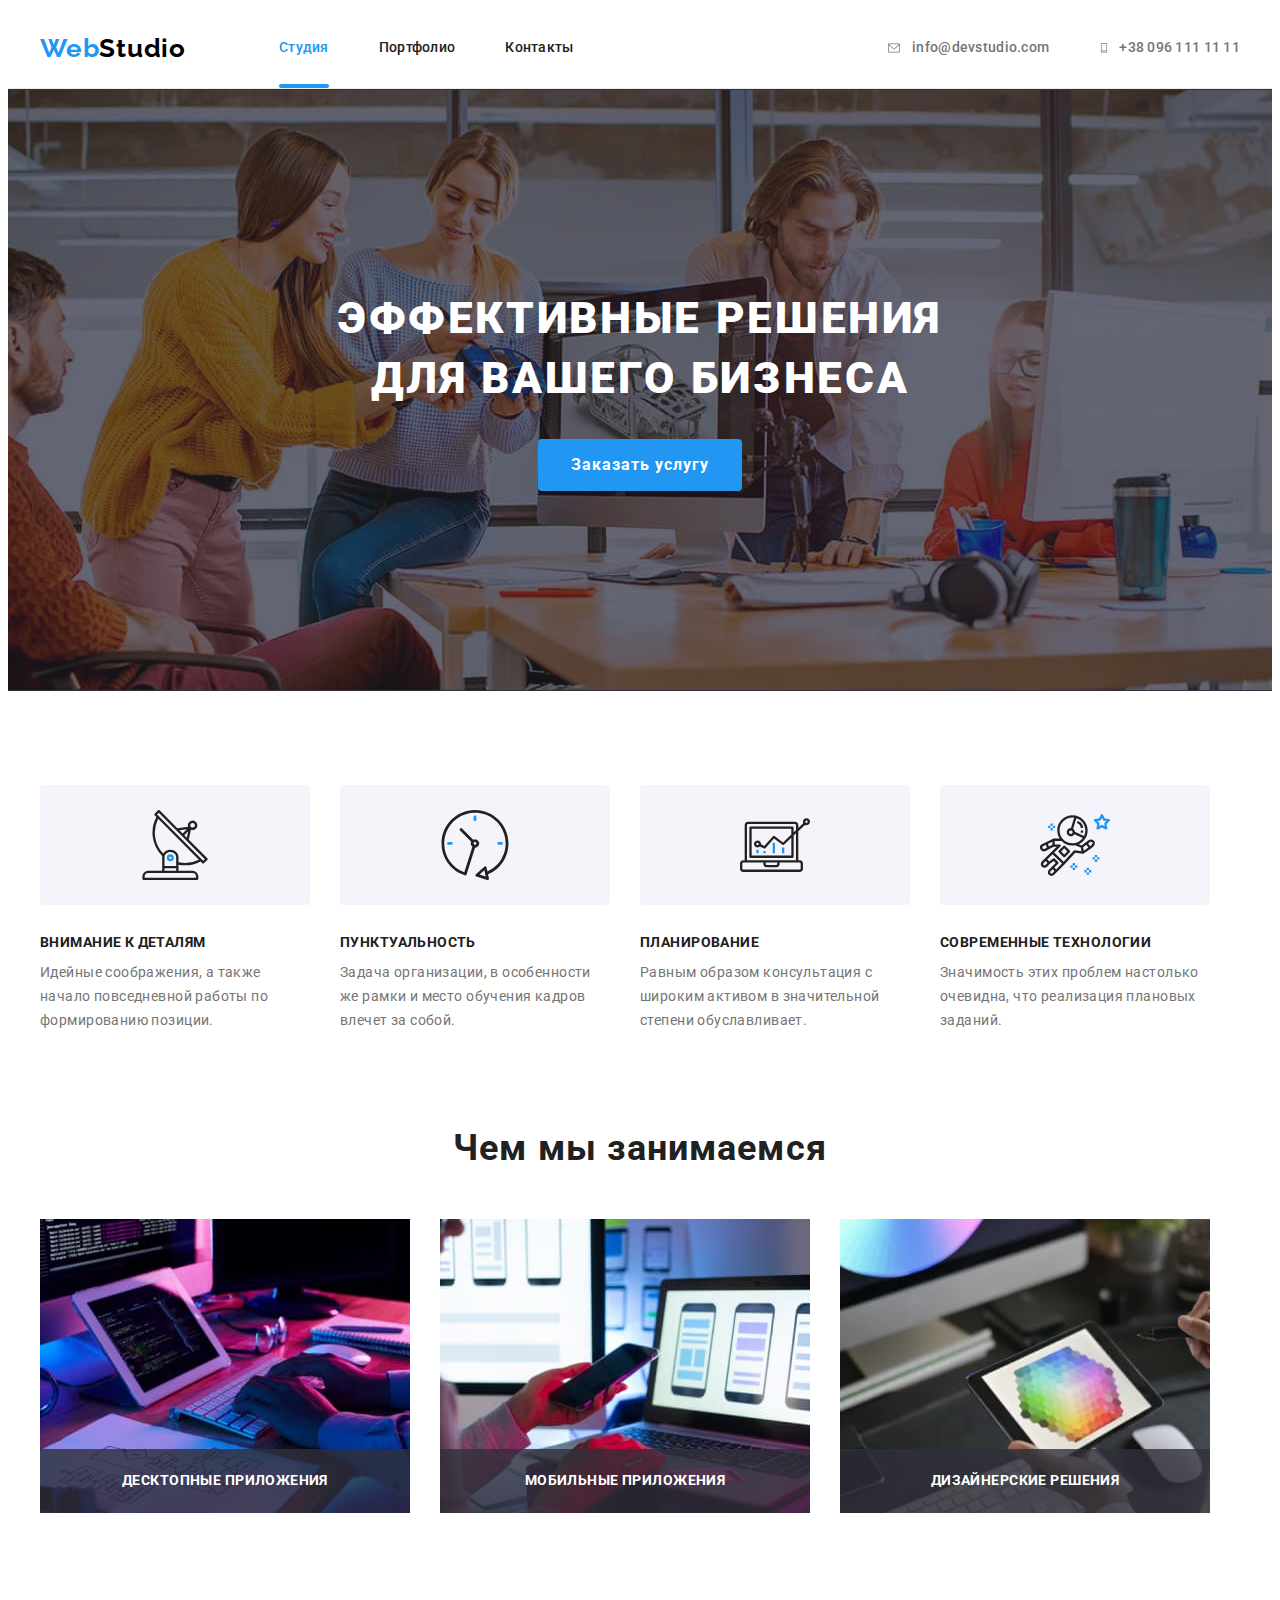
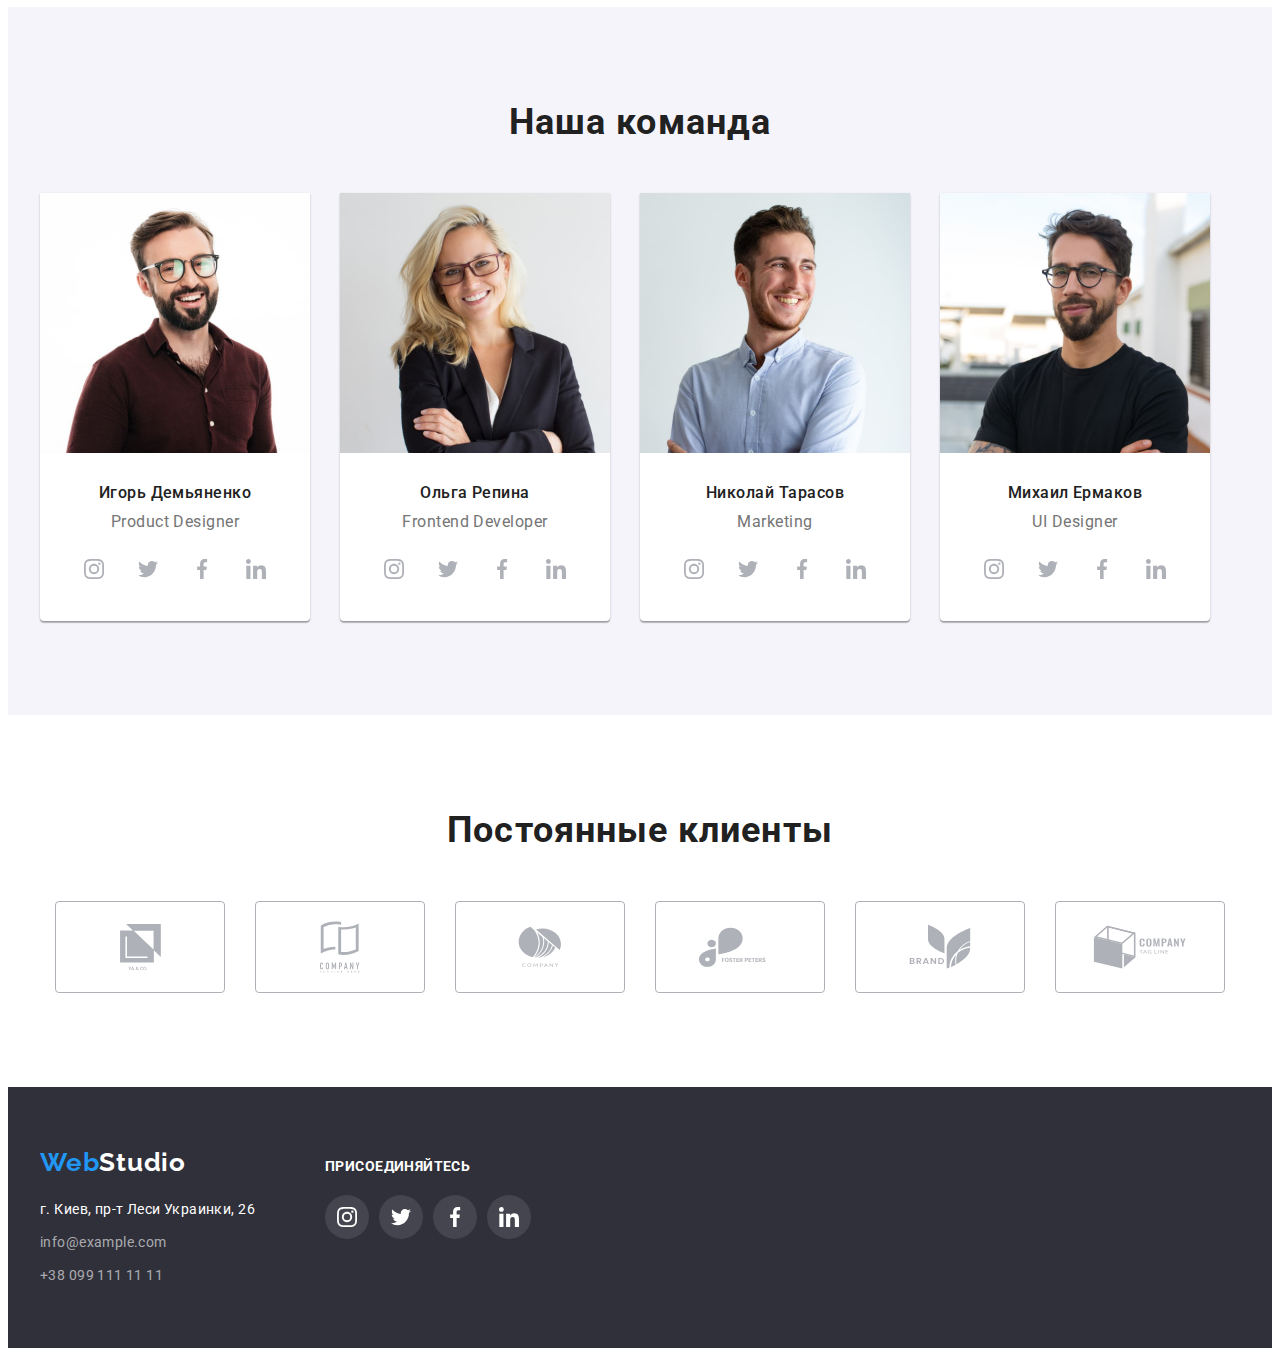
<file: index.html>
<!DOCTYPE html>
<html lang="ru">

<head>
    <meta charset="UTF-8">
    <meta http-equiv="X-UA-Compatible" content="IE=edge">
    <meta name="viewport" content="width=device-width, initial-scale=1.0">
    <title>Главная</title>
    <link rel="preconnect" href="https://fonts.googleapis.com">
    <link rel="preconnect" href="https://fonts.gstatic.com" crossorigin>
    <link href="https://fonts.googleapis.com/css2?family=Raleway:wght@700&family=Roboto:wght@400;500;700;900&display=swap"
        rel="stylesheet">
    <link rel="stylesheet" href="https://cdnjs.cloudflare.com/ajax/libs/modern-normalize/1.1.0/modern-normalize.min.css"
        integrity="sha512-wpPYUAdjBVSE4KJnH1VR1HeZfpl1ub8YT/NKx4PuQ5NmX2tKuGu6U/JRp5y+Y8XG2tV+wKQpNHVUX03MfMFn9Q=="
        crossorigin="anonymous"
        referrerpolicy="no-referrer" />
    <link rel="stylesheet" href="./css/styles.css">
</head>
<body>
    <header class="header">
        <div class="container">
        <nav class="header-navigation">
            <a href="" class="logo link"><span class="accent">Web</span>Studio</a>
            <ul class="header-first-list list">
                <li class="header-item"><a href="index.html" class="header-link current present link">Студия</a></li>
                <li class="header-item"><a href="portfolio.html" class="header-link link">Портфолио</a></li>
                <li class="header-item"><a href="" class="header-link link">Контакты</a></li>
            </ul>
        </nav>
        <ul class="header-second-list list">
            <li class="header-second-item"><a href="mailto:info@devstudio.com" class="header-mail link"><svg class="header-mail-icon" width="16" height="12">
                <use href="./images/icons.svg#icon-envelope"></use>
            </svg>info@devstudio.com</a></li>
            <li class="header-second-item"><a href="tel:+380961111111" class="header-tel link"><svg class="header-tel-icon" width="10" height="16">
                <use href="./images/icons.svg#icon-smartphone"></use>
            </svg>+38 096 111 11 11</a></li>
        </ul>
        </div>
    </header>

    <main>
        <section class="hero">
            <div class="container">
            <h1 class="hero-title">Эффективные решения для вашего бизнеса</h1>
            <button type="button" class="hero-btn" data-modal-open >Заказать услугу</button>
            </div>
        </section>

        <section class="about section">
            <div class="container">
            <h2 class="visually-hidden">Особенности работы студии</h2>
            <ul class="about-list list">
                <li class="about-item">
                    <div class="about-box">
                            <svg class="about-icon" width="70" height="70">
                                <use href="./images/icons.svg#icon-antenna"></use>
                            </svg>
                    </div>
                    <h3 class="about-top-text">Внимание к деталям</h3>
                    <p class="about-text">Идейные соображения, а также начало повседневной работы по формированию позиции.</p>
                </li>
                <li class="about-item">
                    <div class="about-box">
                            <svg class="about-icon" width="70" height="70">
                                <use href="./images/icons.svg#icon-clock"></use>
                            </svg>
                    </div>
                    <h3 class="about-top-text">Пунктуальность</h3>
                    <p class="about-text">Задача организации, в особенности же рамки и место обучения кадров влечет за собой.</p>
                </li>
                <li class="about-item">
                    <div class="about-box">
                            <svg class="about-icon" width="70" height="70">
                                <use href="./images/icons.svg#icon-diagram"></use>
                            </svg>
                    </div>
                    <h3 class="about-top-text">Планирование</h3>
                    <p class="about-text">Равным образом консультация с широким активом в значительной степени обуславливает.</p>
                </li>
                <li class="about-item">
                    <div class="about-box">
                            <svg class="about-icon" width="70" height="70">
                                <use href="./images/icons.svg#icon-astronaut"></use>
                            </svg>
                    </div>
                    <h3 class="about-top-text">Современные технологии</h3>
                    <p class="about-text">Значимость этих проблем настолько очевидна, что реализация плановых заданий.</p>
                </li>
            </ul>
            </div>
        </section>

        <section class="work section">
            <div class="container">
            <h2 class="section-title">Чем мы занимаемся</h2>
            <ul class="work-list list">
                <li class="work-item">
                    <div class="work-top-wrap">
                    <img src="./images/img-1.jpg" alt="набор кода на планшете" width="370" height="294">
                    <h3 class="work-top-title">Десктопные приложения</h3>
                    </div>
                </li>
                <li class="work-item">
                    <div class="work-top-wrap">
                    <img src="./images/img-2.jpg" alt="схемы на телефоне и ноуте" width="370" height="294">
                    <h3 class="work-top-title">Мобильные приложения</h3>
                    </div>
                </li>
                <li class="work-item">
                    <div class="work-top-wrap">
                    <img src="./images/img-3.jpg" alt="спектор цветов на планшете" width="370" height="294">
                    <h3 class="work-top-title">Дизайнерские решения</h3>
                    </div>
                </li>
            </ul>
            </div>
        </section>

        <section class="team section">
            <div class="container">
            <h2 class="section-title">Наша команда</h2>
            <ul class="team-list list">
                <li class="team-item">
                    <img src="./images/img-4.jpg" alt="Игорь Демьяненко" width="270" height="260" class="team-img">
                    <div class="team-box">
                    <h3 class="team-bottom-title">Игорь Демьяненко</h3>
                    <p lang="en" class="team-text">Product Designer</p>
                    <ul class="team-soc-list list">
                        <li class="team-soc-item"><a href="" class="team-soc-link">
                                <svg class="team-soc-icon" width="20" height="20">
                                    <use href="./images/icons.svg#icon-instagram"></use>
                                </svg>
                            </a></li>
                        <li class="team-soc-item"><a href="" class="team-soc-link">
                                <svg class="team-soc-icon" width="20" height="20">
                                    <use href="./images/icons.svg#icon-twitter"></use>
                                </svg>
                            </a></li>
                        <li class="team-soc-item"><a href="" class="team-soc-link">
                                <svg class="team-soc-icon" width="20" height="20">
                                    <use href="./images/icons.svg#icon-facebook"></use>
                                </svg>
                            </a></li>
                        <li class="team-soc-item"><a href="" class="team-soc-link">
                                <svg class="team-soc-icon" width="20" height="20">
                                    <use href="./images/icons.svg#icon-linkedin"></use>
                                </svg>
                            </a></li>
                    </ul>
                    </div>
                </li>
                <li class="team-item">
                    <img src="./images/img-5.jpg" alt="Ольга Репина" width="270" height="260" class="team-img">
                    <div class="team-box">
                    <h3 class="team-bottom-title">Ольга Репина</h3>
                    <p lang="en" class="team-text">Frontend Developer</p>
                    <ul class="team-soc-list list">
                        <li class="team-soc-item"><a href="" class="team-soc-link">
                                <svg class="team-soc-icon" width="20" height="20">
                                    <use href="./images/icons.svg#icon-instagram"></use>
                                </svg>
                            </a></li>
                        <li class="team-soc-item"><a href="" class="team-soc-link">
                                <svg class="team-soc-icon" width="20" height="20">
                                    <use href="./images/icons.svg#icon-twitter"></use>
                                </svg>
                            </a></li>
                        <li class="team-soc-item"><a href="" class="team-soc-link">
                                <svg class="team-soc-icon" width="20" height="20">
                                    <use href="./images/icons.svg#icon-facebook"></use>
                                </svg>
                            </a></li>
                        <li class="team-soc-item"><a href="" class="team-soc-link">
                                <svg class="team-soc-icon" width="20" height="20">
                                    <use href="./images/icons.svg#icon-linkedin"></use>
                                </svg>
                            </a></li>
                    </ul>
                    </div>
                </li>
                <li class="team-item">
                    <img src="./images/img-6.jpg" alt="Николай Тарасов" width="270" height="260" class="team-img">
                    <div class="team-box">
                    <h3 class="team-bottom-title">Николай Тарасов</h3>
                    <p lang="en" class="team-text">Marketing</p>
                    <ul class="team-soc-list list">
                        <li class="team-soc-item"><a href="" class="team-soc-link">
                                <svg class="team-soc-icon" width="20" height="20">
                                    <use href="./images/icons.svg#icon-instagram"></use>
                                </svg>
                            </a></li>
                        <li class="team-soc-item"><a href="" class="team-soc-link">
                                <svg class="team-soc-icon" width="20" height="20">
                                    <use href="./images/icons.svg#icon-twitter"></use>
                                </svg>
                            </a></li>
                        <li class="team-soc-item"><a href="" class="team-soc-link">
                                <svg class="team-soc-icon" width="20" height="20">
                                    <use href="./images/icons.svg#icon-facebook"></use>
                                </svg>
                            </a></li>
                        <li class="team-soc-item"><a href="" class="team-soc-link">
                                <svg class="team-soc-icon" width="20" height="20">
                                    <use href="./images/icons.svg#icon-linkedin"></use>
                                </svg>
                            </a></li>
                    </ul>
                    </div>
                </li>
                <li class="team-item">
                    <img src="./images/img-7.jpg" alt="Михаил Ермаков" width="270" height="260" class="team-img">
                    <div class="team-box">
                    <h3 class="team-bottom-title">Михаил Ермаков</h3>
                    <p lang="en" class="team-text">UI Designer</p>
                    <ul class="team-soc-list list">
                        <li class="team-soc-item"><a href="" class="team-soc-link">
                            <svg class="team-soc-icon" width="20" height="20">
                                <use href="./images/icons.svg#icon-instagram"></use>
                            </svg>
                        </a></li>
                        <li class="team-soc-item"><a href="" class="team-soc-link">
                            <svg class="team-soc-icon" width="20" height="20">
                                <use href="./images/icons.svg#icon-twitter"></use>
                            </svg>
                        </a></li>
                        <li class="team-soc-item"><a href="" class="team-soc-link">
                            <svg class="team-soc-icon" width="20" height="20">
                                <use href="./images/icons.svg#icon-facebook"></use>
                            </svg>
                        </a></li>
                        <li class="team-soc-item"><a href="" class="team-soc-link">
                            <svg class="team-soc-icon" width="20" height="20">
                                <use href="./images/icons.svg#icon-linkedin"></use>
                            </svg>
                        </a></li>
                    </ul>
                    </div>
                </li>
            </ul>
            </div>
        </section>

        <section class="clients section">
            <div class="container">
                <h2 class="section-title">Постоянные клиенты</h2>
                <ul class="clients-list list">
                    <li class="clients-item"><a href="" class="clients-link">
                        <svg class="clients-icon" width="41" height="46.7">
                            <use href="./images/icons.svg#icon-client-1"></use>
                        </svg>
                    </a></li>
                    <li class="clients-item"><a href="" class="clients-link">
                            <svg class="clients-icon" width="40" height="52">
                                <use href="./images/icons.svg#icon-client-2"></use>
                            </svg>
                    </a></li>
                    <li class="clients-item"><a href="" class="clients-link">
                            <svg class="clients-icon" width="43.46" height="41.18">
                                <use href="./images/icons.svg#icon-client-3"></use>
                            </svg>
                    </a></li>
                    <li class="clients-item"><a href="" class="clients-link">
                            <svg class="clients-icon" width="84.44" height="40.62">
                                <use href="./images/icons.svg#icon-client-4"></use>
                            </svg>
                    </a></li>
                    <li class="clients-item"><a href="" class="clients-link">
                            <svg class="clients-icon" width="62.54" height="45.43">
                                <use href="./images/icons.svg#icon-client-5"></use>
                            </svg>
                    </a></li>
                    <li class="clients-item"><a href="" class="clients-link">
                            <svg class="clients-icon" width="93.79" height="43.93">
                                <use href="./images/icons.svg#icon-client-6"></use>
                            </svg>
                    </a></li>
                </ul>
            </div>
        </section>
    </main>
    
    <footer class="footer">
        <div class="container">
            <div class="footer-contacts">
        <a href="" class="logo link"><span class="accent">Web</span>Studio</a>
        <address>
            <ul class="footer-list list">
                <li class="footer-item"><a href="https://goo.gl/maps/D3uRbkzvZpGUqhTm6" class="footer-address link"target="_blank" rel="noopener noreferrer">г. Киев,
                        пр-т Леси Украинки, 26</a></li>
                <li class="footer-item"><a href="mailto:info@example.com" class="footer-mail link">info@example.com</a></li>
                <li class="footer-item"><a href="tel:+380991111111" class="footer-tel link">+38 099 111 11 11</a></li>
            </ul>
        </address>
        </div>
        <div class="footer-soc-content">
            <h3 class="footer-title">присоединяйтесь</h3>
            <ul class="footer-soc-list list">
                <li class="footer-soc-item"><a href="" class="footer-soc-link">
                <svg class="footer-soc-icon" width="20" height="20">
                    <use href="./images/icons.svg#icon-instagram"></use>
                </svg>
                </a></li>
                <li class="footer-soc-item"><a href="" class="footer-soc-link">
                    <svg class="footer-soc-icon" width="20" height="20">
                        <use href="./images/icons.svg#icon-twitter"></use>
                    </svg>
                </a></li>
                <li class="footer-soc-item"><a href="" class="footer-soc-link">
                    <svg class="footer-soc-icon" width="20" height="20">
                        <use href="./images/icons.svg#icon-facebook"></use>
                    </svg>
                </a></li>
                <li class="footer-soc-item"><a href="" class="footer-soc-link">
                    <svg class="footer-soc-icon" width="20" height="20">
                        <use href="./images/icons.svg#icon-linkedin"></use>
                    </svg>
                </a></li>
            </ul>
        </div>
        </div>
    </footer>

    <div class="backdrop is-hidden" data-modal>
        <div class="modal">
            <button type="button"  class="modal-btn" data-modal-close>
                <svg class="modal-icon" width="18" height="18">
                    <use href="./images/icons.svg#icon-cross"></use>
                </svg>
            </button>
        </div>
    </div>

    <script src="./js/modal.js"></script>
</body>

</html>
</file>
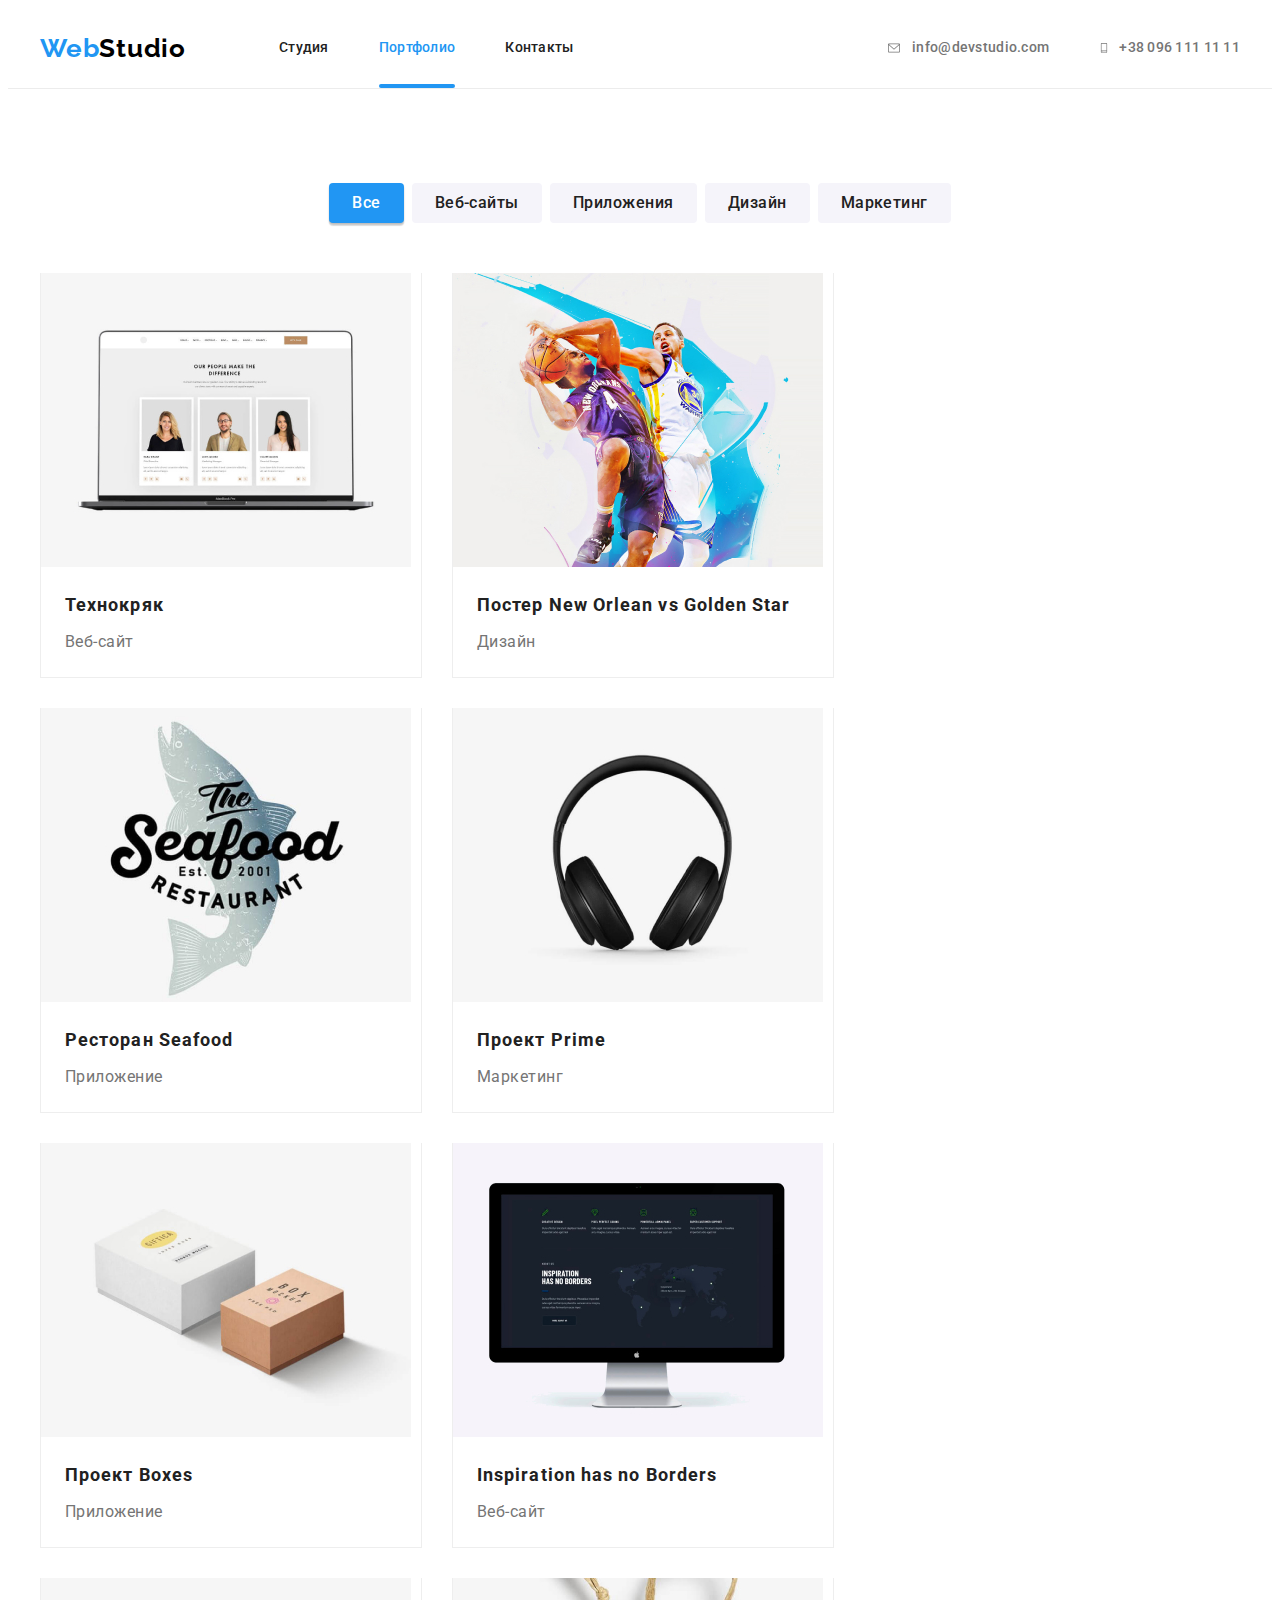
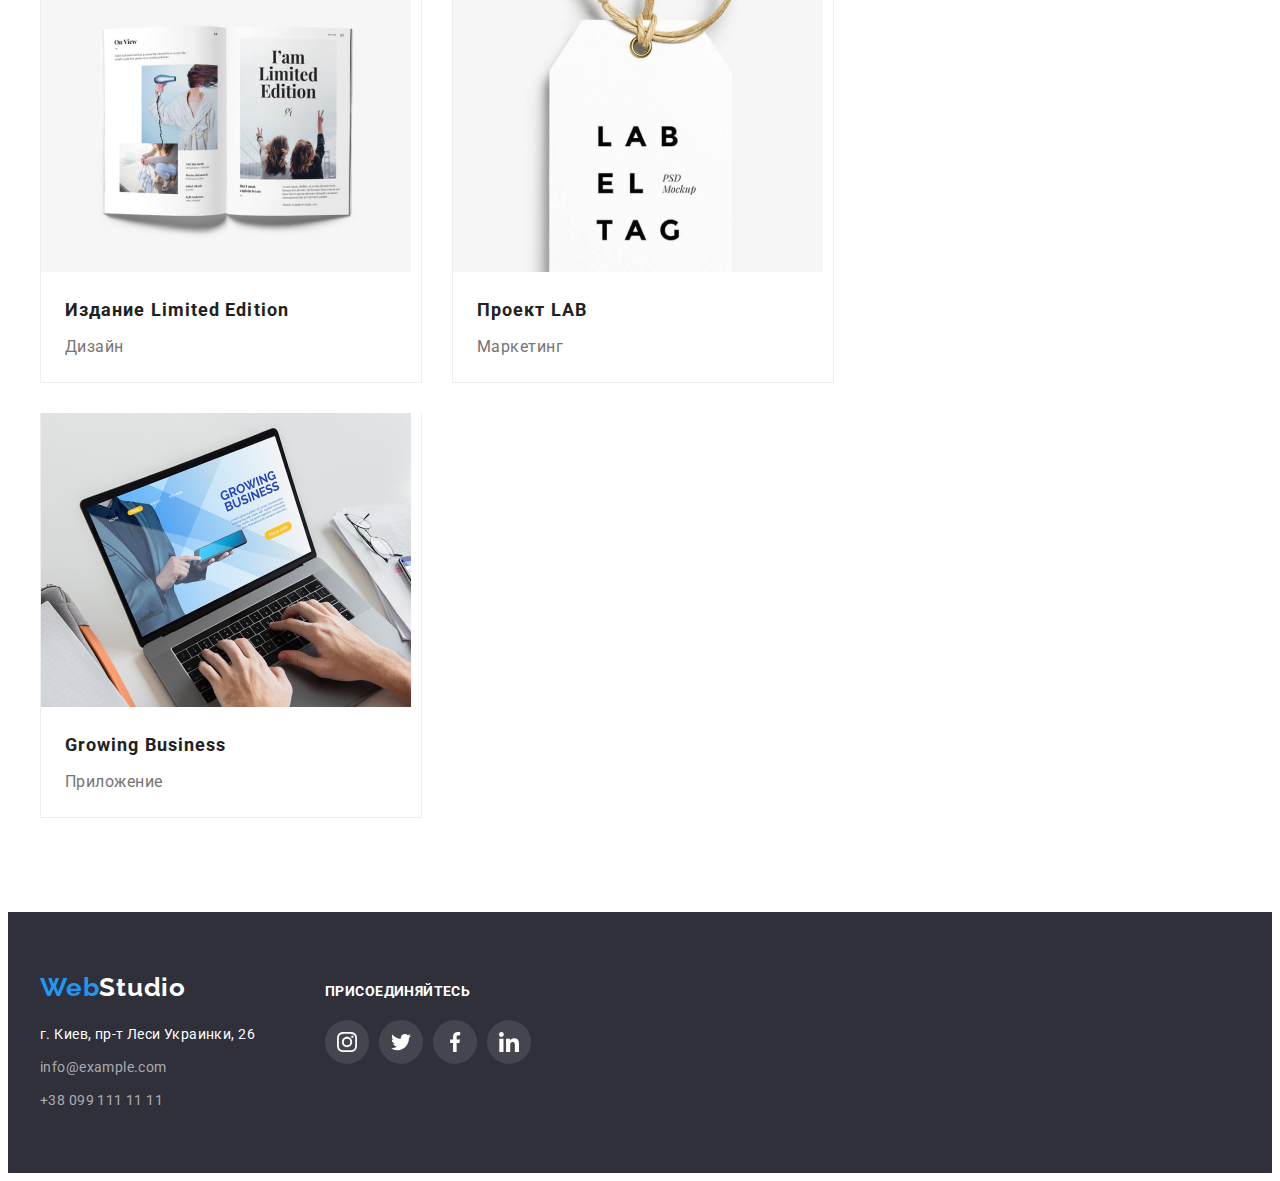
<file: portfolio.html>
<!DOCTYPE html>
<html lang="ru">
<head>
    <meta charset="UTF-8">
    <meta http-equiv="X-UA-Compatible" content="IE=edge">
    <meta name="viewport" content="width=device-width, initial-scale=1.0">
    <title>Портфолио</title>
    <link rel="preconnect" href="https://fonts.googleapis.com">
    <link rel="preconnect" href="https://fonts.gstatic.com" crossorigin>
    <link href="https://fonts.googleapis.com/css2?family=Raleway:wght@700&family=Roboto:wght@400;500;700;900&display=swap"
        rel="stylesheet">
    <link rel="stylesheet" href="https://cdnjs.cloudflare.com/ajax/libs/modern-normalize/1.1.0/modern-normalize.min.css"
        integrity="sha512-wpPYUAdjBVSE4KJnH1VR1HeZfpl1ub8YT/NKx4PuQ5NmX2tKuGu6U/JRp5y+Y8XG2tV+wKQpNHVUX03MfMFn9Q=="
        crossorigin="anonymous" 
        referrerpolicy="no-referrer" />
    <link rel="stylesheet" href="./css/styles.css">
</head>
<body>
    <header class="header">
        <div class="container">
            <nav class="header-navigation">
                <a href="" class="logo link"><span class="accent">Web</span>Studio</a>
                <ul class="header-first-list list">
                    <li class="header-item"><a href="index.html" class="header-link link">Студия</a></li>
                    <li class="header-item"><a href="portfolio.html" class="header-link current present link">Портфолио</a></li>
                    <li class="header-item"><a href="" class="header-link link">Контакты</a></li>
                </ul>
            </nav>
            <ul class="header-second-list list">
                <li class="header-second-item"><a href="mailto:info@devstudio.com" class="header-mail link"><svg
                            class="header-mail-icon" width="16" height="12">
                            <use href="./images/icons.svg#icon-envelope"></use>
                        </svg>info@devstudio.com</a></li>
                <li class="header-second-item"><a href="tel:+380961111111" class="header-tel link"><svg
                            class="header-tel-icon" width="10" height="16">
                            <use href="./images/icons.svg#icon-smartphone"></use>
                        </svg>+38 096 111 11 11</a></li>
            </ul>
        </div>
    </header>

    <main>
        <section class="portfolio section">
            <div class="container">
            <h1 class="visually-hidden">Портфолио</h1>

            <ul class="portfolio-first-list list">
                <li class="portfolio-first-item"><button type="button" class="portfolio-btn current">Все</button></li>
                <li class="portfolio-first-item"><button type="button" class="portfolio-btn">Веб-сайты</button></li>
                <li class="portfolio-first-item"><button type="button" class="portfolio-btn">Приложения</button></li>
                <li class="portfolio-first-item"><button type="button" class="portfolio-btn">Дизайн</button></li>
                <li class="portfolio-first-item"><button type="button" class="portfolio-btn">Маркетинг</button></li>
            </ul>

            <ul class="portfolio-second-list list">
                <li class="portfolio-second-item">
                    <a href="" class="portfolio-link link">
                        <div class="portfolio-top-wrap">
                        <img src="images/portfolio-1.jpg" alt="Проэкт 1" width="370" height="294" class="portfolio-img">
                        <p class="portfolio-top-text">Ресурс предлагает комплексные предложения с разным уровнем функционала и сервисов. Все это
                            позволит посетителю получить
                            исчерпывающие сведения о компании или частном лице.</p>
                            </div>
                        <div class="card-box">
                        <h2 class="portfolio-title">Технокряк</h2>
                        <p class="portfolio-text">Веб-сайт</p>
                        </div>
                    </a>
                </li>
                <li class="portfolio-second-item">
                    <a href="" class="portfolio-link link">
                        <div class="portfolio-top-wrap">
                            <img src="images/portfolio-2.jpg" alt="Проэкт 2" width="370" height="294" class="portfolio-img">
                            <p class="portfolio-top-text">Ресурс предлагает комплексные предложения с разным уровнем функционала и сервисов. Все
                                это
                                позволит посетителю получить
                                исчерпывающие сведения о компании или частном лице.</p>
                                </div>
                        <div class="card-box">
                        <h2 class="portfolio-title">Постер New Orlean vs Golden Star</h2>
                        <p class="portfolio-text">Дизайн</p>
                        </div>
                    </a>
                </li>
                <li class="portfolio-second-item">
                    <a href="" class="portfolio-link link">
                        <div class="portfolio-top-wrap">
                            <img src="images/portfolio-3.jpg" alt="Проэкт 3" width="370" height="294" class="portfolio-img">
                            <p class="portfolio-top-text">Ресурс предлагает комплексные предложения с разным уровнем функционала и сервисов. Все
                                это
                                позволит посетителю получить
                                исчерпывающие сведения о компании или частном лице.</p>
                                </div>
                        <div class="card-box">
                        <h2 class="portfolio-title">Ресторан Seafood</h2>
                        <p class="portfolio-text">Приложение</p>
                        </div>
                    </a>
                </li>
                <li class="portfolio-second-item">
                    <a href="" class="portfolio-link link">
                        <div class="portfolio-top-wrap">
                            <img src="images/portfolio-4.jpg" alt="Проэкт 4" width="370" height="294" class="portfolio-img">
                            <p class="portfolio-top-text">Ресурс предлагает комплексные предложения с разным уровнем функционала и сервисов. Все
                                это
                                позволит посетителю получить
                                исчерпывающие сведения о компании или частном лице.</p>
                                </div>
                        <div class="card-box">
                        <h2 class="portfolio-title">Проект Prime</h2>
                        <p class="portfolio-text">Маркетинг</p>
                        </div>
                    </a>
                </li>
                <li class="portfolio-second-item">
                    <a href="" class="portfolio-link link">
                        <div class="portfolio-top-wrap">
                            <img src="images/portfolio-5.jpg" alt="Проэкт 5" width="370" height="294" class="portfolio-img">
                            <p class="portfolio-top-text">Ресурс предлагает комплексные предложения с разным уровнем функционала и сервисов. Все
                                это
                                позволит посетителю получить
                                исчерпывающие сведения о компании или частном лице.</p>
                                </div>
                        <div class="card-box">
                        <h2 class="portfolio-title">Проект Boxes</h2>
                        <p class="portfolio-text">Приложение</p>
                        </div>
                    </a>
                </li>
                <li class="portfolio-second-item">
                    <a href="" class="portfolio-link link">
                        <div class="portfolio-top-wrap">
                            <img src="images/portfolio-6.jpg" alt="Проэкт 6" width="370" height="294" class="portfolio-img">
                            <p class="portfolio-top-text">Ресурс предлагает комплексные предложения с разным уровнем функционала и сервисов. Все
                                это
                                позволит посетителю получить
                                исчерпывающие сведения о компании или частном лице.</p>
                                </div>
                        <div class="card-box">
                        <h2 class="portfolio-title">Inspiration has no Borders</h2>
                        <p class="portfolio-text">Веб-сайт</p>
                        </div>
                    </a>
                </li>
                <li class="portfolio-second-item">
                    <a href="" class="portfolio-link link">
                        <div class="portfolio-top-wrap">
                            <img src="images/portfolio-7.jpg" alt="Проэкт 7" width="370" height="294" class="portfolio-img">
                            <p class="portfolio-top-text">Ресурс предлагает комплексные предложения с разным уровнем функционала и сервисов. Все
                                это
                                позволит посетителю получить
                                исчерпывающие сведения о компании или частном лице.</p>
                                </div>
                        <div class="card-box">
                        <h2 class="portfolio-title">Издание Limited Edition</h2>
                        <p class="portfolio-text">Дизайн</p>
                        </div>
                    </a>
                </li>
                <li class="portfolio-second-item">
                    <a href="" class="portfolio-link link">
                        <div class="portfolio-top-wrap">
                            <img src="images/portfolio-8.jpg" alt="Проэкт 8" width="370" height="294" class="portfolio-img">
                            <p class="portfolio-top-text">Ресурс предлагает комплексные предложения с разным уровнем функционала и сервисов. Все
                                это
                                позволит посетителю получить
                                исчерпывающие сведения о компании или частном лице.</p>
                                </div>
                        <div class="card-box">
                        <h2 class="portfolio-title">Проект LAB</h2>
                        <p class="portfolio-text">Маркетинг</p>
                        </div>
                    </a>
                </li>
                <li class="portfolio-second-item">
                    <a href="" class="portfolio-link link">
                        <div class="portfolio-top-wrap">
                            <img src="images/portfolio-9.jpg" alt="Проэкт 9" width="370" height="294" class="portfolio-img">
                            <p class="portfolio-top-text">Ресурс предлагает комплексные предложения с разным уровнем функционала и сервисов. Все
                                это
                                позволит посетителю получить
                                исчерпывающие сведения о компании или частном лице.</p>
                                </div>
                        <div class="card-box">
                        <h2 class="portfolio-title">Growing Business</h2>
                        <p class="portfolio-text">Приложение</p>
                        </div>
                    </a>
                </li>
            </ul>
            
            </div>
        </section>
    </main>

    <footer class="footer">
            <div class="container">
                <div class="footer-contacts">
                    <a href="" class="logo link"><span class="accent">Web</span>Studio</a>
                    <address>
                        <ul class="footer-list list">
                            <li class="footer-item"><a href="https://goo.gl/maps/D3uRbkzvZpGUqhTm6" class="footer-address link"
                                    target="_blank" rel="noopener noreferrer">г. Киев,
                                    пр-т Леси Украинки, 26</a></li>
                            <li class="footer-item"><a href="mailto:info@example.com"
                                    class="footer-mail link">info@example.com</a></li>
                            <li class="footer-item"><a href="tel:+380991111111" class="footer-tel link">+38 099 111 11 11</a>
                            </li>
                        </ul>
                    </address>
                </div>
                <div class="footer-soc-content">
                    <h3 class="footer-title">присоединяйтесь</h3>
                    <ul class="footer-soc-list list">
                        <li class="footer-soc-item"><a href="" class="footer-soc-link">
                                <svg class="footer-soc-icon" width="20" height="20">
                                    <use href="./images/icons.svg#icon-instagram"></use>
                                </svg>
                            </a></li>
                        <li class="footer-soc-item"><a href="" class="footer-soc-link">
                                <svg class="footer-soc-icon" width="20" height="20">
                                    <use href="./images/icons.svg#icon-twitter"></use>
                                </svg>
                            </a></li>
                        <li class="footer-soc-item"><a href="" class="footer-soc-link">
                                <svg class="footer-soc-icon" width="20" height="20">
                                    <use href="./images/icons.svg#icon-facebook"></use>
                                </svg>
                            </a></li>
                        <li class="footer-soc-item"><a href="" class="footer-soc-link">
                                <svg class="footer-soc-icon" width="20" height="20">
                                    <use href="./images/icons.svg#icon-linkedin"></use>
                                </svg>
                            </a></li>
                    </ul>
                </div>
            </div>
    </footer>
</body>
</html>
</file>
<file: css/styles.css>
:root {
    --main-text-color: #212121;
    --primary-text-color:#757575;
    --accent-color:#2196F3;
    --hero-color:#ffffff;
    --logo-color:#000000;
    --transition-options: 250ms cubic-bezier(0.4, 0, 0.2, 1);
}

body {
    font-family: "Roboto", Tahoma, sans-serif;
    color: var(--primary-text-color);
    font-size: 14px;
    background-color: var(--hero-color);
}

p,
a,
h1,
h2,
h3,
h4,
h5,
h6 {
    margin: 0;
}

ul, ol {
    padding-left: 0;
    margin: 0;
}

img {
    display: block;
}

.link {
    text-decoration: none;
}

.list {
    padding: 0;
    margin: 0;
    list-style: none;
}

.accent {
    color: var(--accent-color);
}

.container {
    margin-right: auto;
    margin-left: auto;
    padding-left: 15px;
    padding-right: 15px;
    width: 1200px;
}

.section {
    padding-top: 94px;
    padding-bottom: 94px;
}

/*------------------------------------------HEADER------------------------------------------*/

.header {
    border-bottom: 1px solid #ECECEC;
}

.header .container {
    display: flex;
    justify-items: center;
    align-items: center;
}

.logo {
    font-family: 'Raleway';
    font-weight: 700;
    font-size: 26px;
    line-height: 1.19;
    letter-spacing: 0.03em;    
    color: var(--logo-color);
    margin-right: 93px;
}

.header-navigation {
    display: flex;
    align-items: center;
}

.header-first-list {
    display: flex;
}

.header-second-list {
    display: flex;
    margin-left: auto;
}

.header-link {
    position: relative;
    font-weight: 500;
    line-height: 1.14;
    letter-spacing: 0.02em;
    color: var(--main-text-color);
    display: block;
    padding-top: 32px;
    padding-bottom: 32px;
    transition: color var(--transition-options);
}

.present::after {
    content: '';
    position: absolute;
    left: 0;
    bottom: 0;
    display: block;
    width: 100%;
    height: 4px;
    border-radius: 2px;
    background-color: var(--accent-color);
}

.header-item:not(:last-child) {
    margin-right: 50px;
}

.header-second-item + .header-second-item {
    margin-left: 50px;
}

.header-mail,
.header-tel {
    font-weight: 500;
    line-height: 1.14;
    letter-spacing: 0.02em;
    color: var(--primary-text-color);
    display: flex;
    align-items: center;
    padding-top: 32px;
    padding-bottom: 32px;
    transition: color var(--transition-options);
}

.header-mail-icon {
    padding: 0;
    margin-left: 0;
    margin-right: 10px;
    fill: var(--primary-text-color);
    transition: color var(--transition-options);
}

.header-tel-icon {
    width: 10px;
    height: 16px;
    padding: 0;
    margin-left: 0;
    margin-right: 10px;
    fill: var(--primary-text-color);
    transition: color var(--transition-options);
}

.header-link:hover,
.header-link:focus,
.header-mail:hover,
.header-mail:focus,
.header-tel:hover,
.header-tel:focus,
.current {
    color: var(--accent-color);
}

.header-mail:hover .header-mail-icon {
    fill: var(--accent-color)
}

.header-mail:focus .header-mail-icon {
    fill: var(--accent-color)
}

.header-tel:hover .header-tel-icon {
    fill: var(--accent-color)
}

.header-tel:focus .header-tel-icon {
    fill: var(--accent-color)
}

/*------------------------------------------HERO------------------------------------------*/

.hero {
    background-color: #2F303A;
    text-align: center;
    padding-top: 200px;
    padding-bottom: 200px;
    background-image:linear-gradient(
        rgba(47, 48, 58, 0.4), 
        rgba(47, 48, 58, 0.4)
    ),
     url(../images/hero-bg.jpg);
    background-repeat: no-repeat;
    max-width: 1600px;
    background-position: center;
}

.hero-title {
    margin-bottom: 30px;
    font-weight: 900;
    font-size: 44px;
    line-height: 1.36;
    letter-spacing: 0.06em;
    text-transform: uppercase;
    color: var(--hero-color);
    max-width: 696px;
    text-align: center;
    margin-left: auto;
    margin-right: auto;
}

.hero-btn {
    border: 1px solid transparent;
    border-radius: 4px;
    padding: 10px 32px;
    font-family: inherit;
    font-weight: 700;
    font-size: 16px;
    line-height: 1.88;
    letter-spacing: 0.06em;    
    color: var(--hero-color);
    background-color: var(--accent-color);
    cursor: pointer;
    transition: color var(--transition-options), background-color var(--transition-options);
}

.hero-btn:hover{
    color: var(--hero-color);
    background-color: #188CE8;
}

.visually-hidden {
    position: absolute;
    white-space: nowrap;
    width: 1px;
    height: 1px;
    overflow: hidden;
    border: 0;
    padding: 0;
    clip: rect(0 0 0 0);
    clip-path: inset(50%);
    margin: -1px;
}

/*------------------------------------------ABOUT------------------------------------------*/

.about-box {
    width: 270px;
    height: 120px;
    background-color: #F5F4FA;
    border-radius: 4px;
    background-repeat: no-repeat;
    display: flex;
    justify-content: center;
    align-items: center;
    margin-bottom: 30px;
}

.about-box + .about-box {
    margin-left: 30px;
}

.about-list {
    display: flex;
}

.about-item {
    max-width: 270px;
}

.about-item:not(:last-child) {
    margin-right: 30px;
}

.about-top-text {
    margin-bottom: 10px;
    font-weight: 700;
    font-size: 14px;
    line-height: 1.14;
    letter-spacing: 0.03em;
    text-transform: uppercase;    
    color: var(--main-text-color);
}

.about-text {
    font-weight: 400;
    line-height: 1.71;    
    letter-spacing: 0.03em;    
    color: var(--primary-text-color);
}

/*------------------------------------------WORK------------------------------------------*/

.work {
    padding-top: 0;
}

.section-title {
    font-weight: 700;
    font-size: 36px;
    line-height: 1.17;
    text-align: center;
    letter-spacing: 0.03em;
    color: var(--main-text-color);
    margin-bottom: 50px;
}

.work-list {
    display: flex;
}

.work-item + .work-item {
    margin-left: 30px;
}

.work-top-wrap {
    position: relative;
}

.work-top-title {
    font-weight: 700;
    font-size: 14px;
    line-height: 1.14;
    text-align: center;
    letter-spacing: 0.03em;
    text-transform: uppercase;
    color: #FFFFFF;
    position: absolute;
    bottom: 0;
    background-color: rgba(47, 48, 58, 0.8);
    padding-top: 24px;
    padding-bottom: 24px;
    width: 100%;
}

/*------------------------------------------TEAM------------------------------------------*/

.team {
    background-color: #F5F4FA;
}

.team-list {
    display: flex;
    margin-left: -30px;
}

.team-item {
    flex-basis: calc((100%-120px)/4);
    margin-left: 30px;
    background: #FFFFFF;
    box-shadow: 0px 1px 3px rgba(0, 0, 0, 0.12),
    0px 1px 1px rgba(0, 0, 0, 0.14),
    0px 2px 1px rgba(0, 0, 0, 0.2);
    border-radius: 0px 0px 4px 4px;
}

.team-bottom-title {
    font-weight: 500;
    font-size: 16px;
    line-height: 1.19;
    text-align: center;
    letter-spacing: 0.03em;
    color: var(--main-text-color);
    margin-bottom: 10px;
}

.team-text {
    font-weight: 400;
    font-size: 16px;
    line-height: 1.19;
    text-align: center;
    letter-spacing: 0.03em;
    color: var(--primary-text-color);
    margin-bottom: 16px;
}

.team-box {
    padding-top: 30px;
    padding-bottom: 30px;
}

.team-soc-list {
    display: flex;
    justify-content: center;
}

.team-soc-item + .team-soc-item {
    margin-left: 10px;
}

.team-soc-link {
    width: 44px;
    height: 44px;
    border-radius: 50%;
    background-color: #FFFFFF;
    display: flex;
    justify-content: center;
    align-items: center;
    transition: background-color var(--transition-options);
}

.team-soc-icon {
    fill: #AFB1B8;
    transition: fill var(--transition-options);
}

.team-soc-link:hover,
.team-soc-link:focus {
    background-color: var(--accent-color);
}

.team-soc-link:hover .team-soc-icon {
    fill: #ffffff;
}

.team-soc-link:focus .team-soc-icon {
    fill: #ffffff;
}
/*------------------------------------------CLIENTS------------------------------------------*/

.clients-list {
    display: flex;
    justify-content: center;
}

.clients-item+.clients-item {
    margin-left: 30px;
}

.clients-link {
    width: 170px;
    height: 92px;
    border: 1px solid #AFB1B8;
    box-sizing: border-box;
    border-radius: 4px;
    display: flex;
    justify-content: center;
    align-items: center;
    transition: border var(--transition-options);
}

.clients-icon {
    fill: #AFB1B8;
    transition: fill var(--transition-options);
}

.clients-link:hover,
.clients-link:focus {
    border: 1px solid var(--accent-color);
}

.clients-link:hover .clients-icon {
    fill: var(--accent-color);
}

.clients-link:focus .clients-icon {
    fill: var(--accent-color);
}

/*------------------------------------------PORTFOLIO------------------------------------------*/

.portfolio-first-list {
    margin-bottom: 50px;
    justify-content: center;
    display: flex;
}

.portfolio-first-item:not(:last-child) {
    margin-right: 8px;
}

.portfolio-btn {
    font-family: inherit;
    border: 1px solid transparent;
    border-radius: 4px;
    padding: 6px 22px;
    font-weight: 500;
    font-size: 16px;
    line-height: 1.62;
    text-align: center;
    letter-spacing: 0.03em;
    color: var(--main-text-color);
    background-color: #F5F4FA;
    cursor: pointer;
    transition: color var(--transition-options), background-color var(--transition-options), box-shadow var(--transition-options);
}

.portfolio-btn:hover,
.portfolio-btn:focus,
.portfolio-btn.current {
    color: #ffffff;
    background-color: var(--accent-color);
    box-shadow: 0px 3px 1px rgba(0, 0, 0, 0.1),
        0px 1px 2px rgba(0, 0, 0, 0.08),
        0px 2px 2px rgba(0, 0, 0, 0.12);
}

.portfolio-second-list {
    display: flex;
    flex-wrap: wrap;
    margin-left: -30px;
    margin-bottom: -30px;
}

.portfolio-second-item {
    width: calc(100% / 3 - 30px);
    margin-left: 30px;
    margin-bottom: 30px;
    border-bottom: 1px solid #eeeeee;
    border-right: 1px solid #eeeeee;
    border-left: 1px solid #eeeeee;
    display: block;
    transition: box-shadow var(--transition-options);
}

.portfolio-second-item:hover,
.portfolio-second-item:focus {
    box-shadow: 0px 1px 1px rgba(0, 0, 0, 0.12),
    0px 4px 4px rgba(0, 0, 0, 0.06),
    1px 4px 6px rgba(0, 0, 0, 0.16);
}

.portfolio-second-item:hover .portfolio-top-text {
    transform: translateY(0%);
}

.portfolio-top-wrap {
    position: relative;
    overflow: hidden;
}

.portfolio-top-text {
    font-weight: 400;
    font-size: 18px;
    line-height: 1.56;
    letter-spacing: 0.03em;
    color: #FFFFFF;
    position: absolute;
    top: 0;
    background-color: rgba(33, 150, 243, 0.9);
    padding: 63px 24px;
    transform: translateY(100%);
    transition: transform var(--transition-options);
}

.card-box {
    padding-top: 20px;
    padding-bottom: 20px;
    padding-left: 24px;
}

.portfolio-title {
    font-weight: 700;
    font-size: 18px;
    line-height: 2.00;
    letter-spacing: 0.06em;
    color:var(--main-text-color);
    margin-bottom: 4px;
}

.portfolio-text {
    font-weight: 400;
    font-size: 16px;
    line-height: 1.88;
    letter-spacing: 0.03em;    
    color: var(--primary-text-color);
}

/*------------------------------------------FOOTER------------------------------------------*/

.footer {
    background-color:#2F303A;
    padding-top: 60px;
    padding-bottom: 60px;
}

.footer .logo {   
    color: #ffffff;
    margin-right: 0;
    margin-bottom: 20px;
    display: inline-block;
}

.footer-address,
.footer-mail,
.footer-tel {
    font-style: normal;
    font-weight: 400;
    line-height: 1.71;
    letter-spacing: 0.03em;
    color: #FFFFFF;
}

.footer-item:not(:last-child) {
    margin-bottom: 9px;
}

.footer-mail,
.footer-tel {  
    color: rgba(255, 255, 255, 0.6);
    transition: color var(--transition-options);
}

.footer-mail:hover,
.footer-mail:focus,
.footer-tel:hover,
.footer-tel:focus {
    color: var(--accent-color);
}

.footer .container {
    display: flex;
    align-items: baseline;
}

.footer-contacts {
    margin-right: 70px;
}

.footer-title {
    font-weight: 700;
    font-size: 14px;
    line-height: 1.14;
    letter-spacing: 0.03em;
    text-transform: uppercase;    
    color: var(--hero-color);
    margin-bottom: 20px;
}

.footer-soc-list {
    display: flex;
    justify-content: center;
}

.footer-soc-item+.footer-soc-item {
    margin-left: 10px;
}

.footer-soc-link {
    width: 44px;
    height: 44px;
    border-radius: 50%;
    background-color: rgba(255, 255, 255, 0.1);
    display: flex;
    justify-content: center;
    align-items: center;
    transition: background-color var(--transition-options);
}

.footer-soc-icon {
    fill: #ffffff;
}

.footer-soc-link:hover,
.footer-soc-link:focus {
    background-color: var(--accent-color);
}

/*------------------------------------------MODAL------------------------------------------*/

.backdrop {
    position: fixed;
    top: 0;
    width: 100%;
    height: 100%;
    background-color: rgba(0, 0, 0, 0.2);
    transition: opacity 250ms, visibility 250ms;
}

.backdrop.is-hidden .modal {
    transform:  scale(0.25);
}

.modal {
    width: 528px;
    min-height: 581px;
    background: #FFFFFF;
    box-shadow: 0px 1px 3px rgba(0, 0, 0, 0.12),
    0px 1px 1px rgba(0, 0, 0, 0.14),
    0px 2px 1px rgba(0, 0, 0, 0.2);
    border-radius: 4px;
    position: absolute;
    top: 50%;
    left: 50%;
    transition: transform var(--transition-options);
    transform: translate(-50%, -50%)  scale(1);

}

.modal-btn {
    position: absolute;
    top: 8px;
    right: 8px;
    width: 30px;
    height: 30px;
    border-radius: 50%;
    background-color: #ffffff;
    border: 1px solid rgba(0, 0, 0, 0.1);
    display: flex;
    align-items: center;
    justify-content: center;
}

.is-hidden {
    opacity: 0;
    pointer-events: none;
    visibility: hidden;
}
</file>
